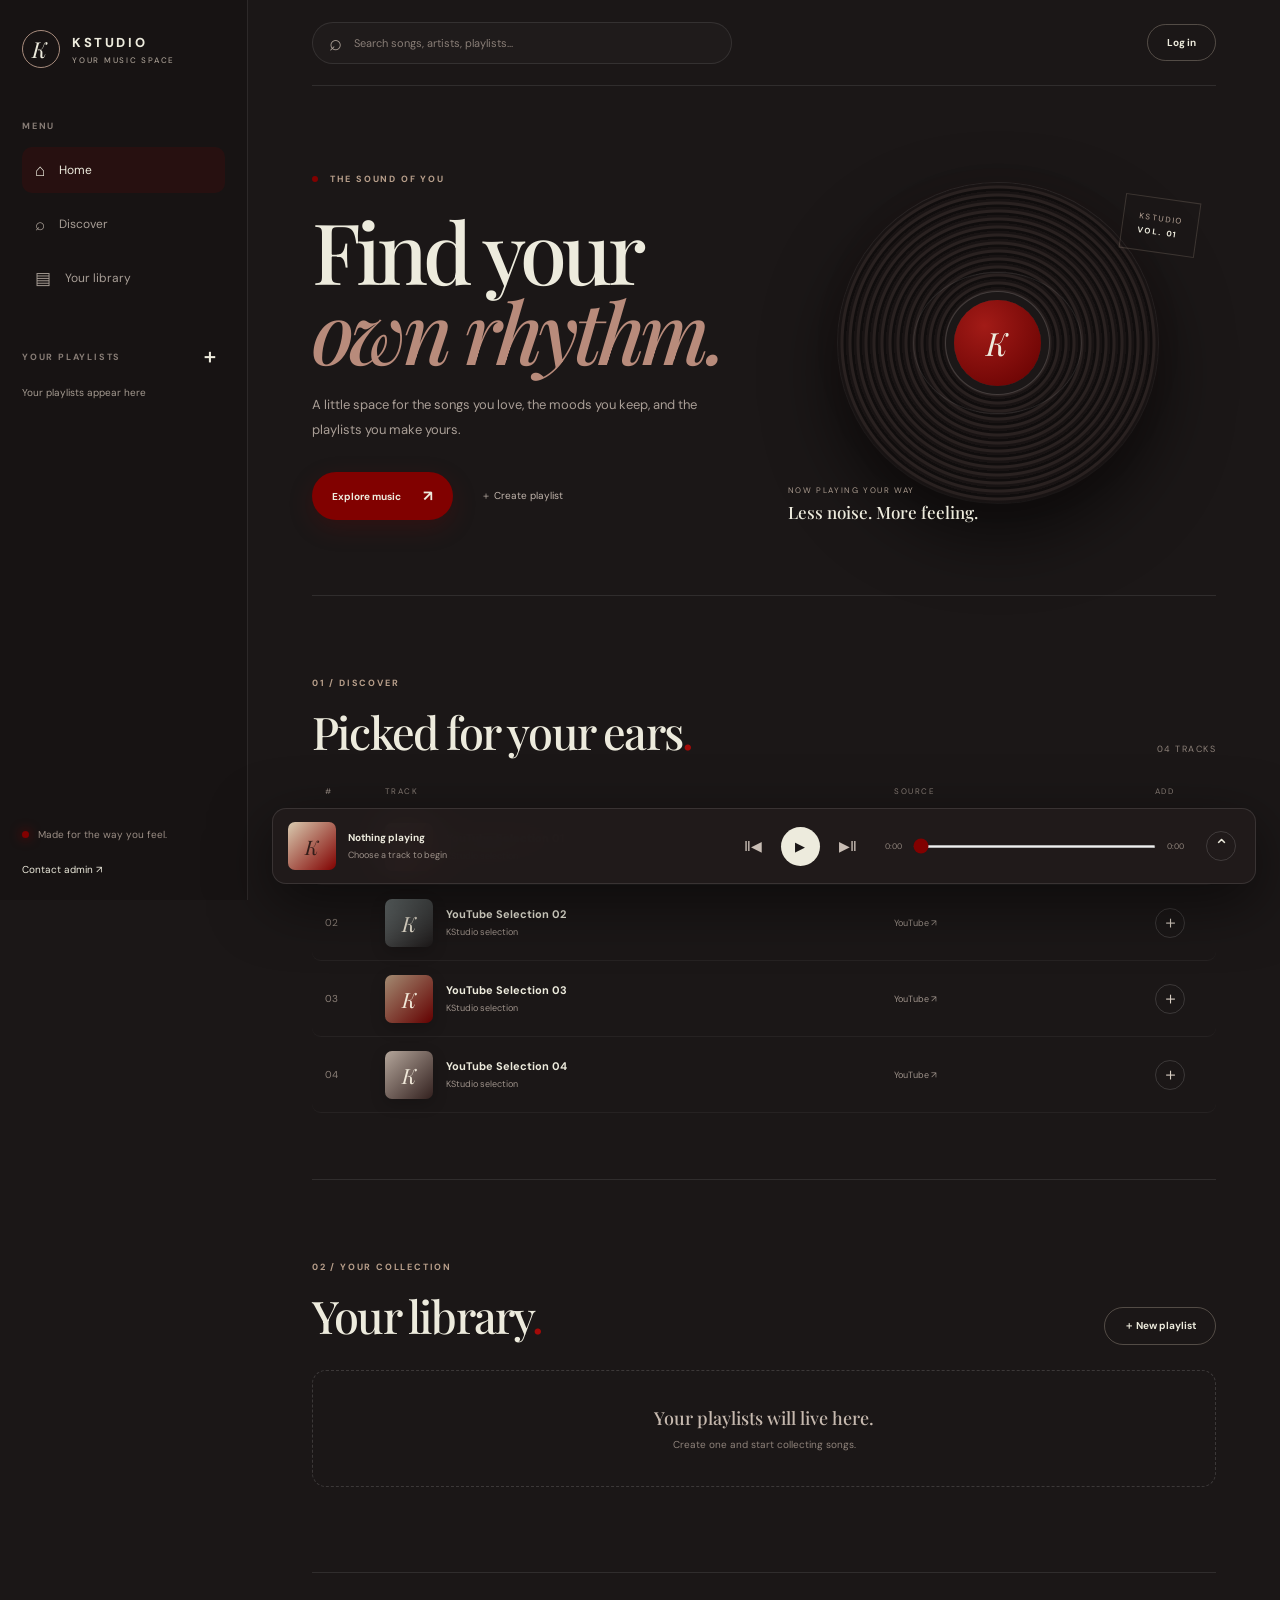
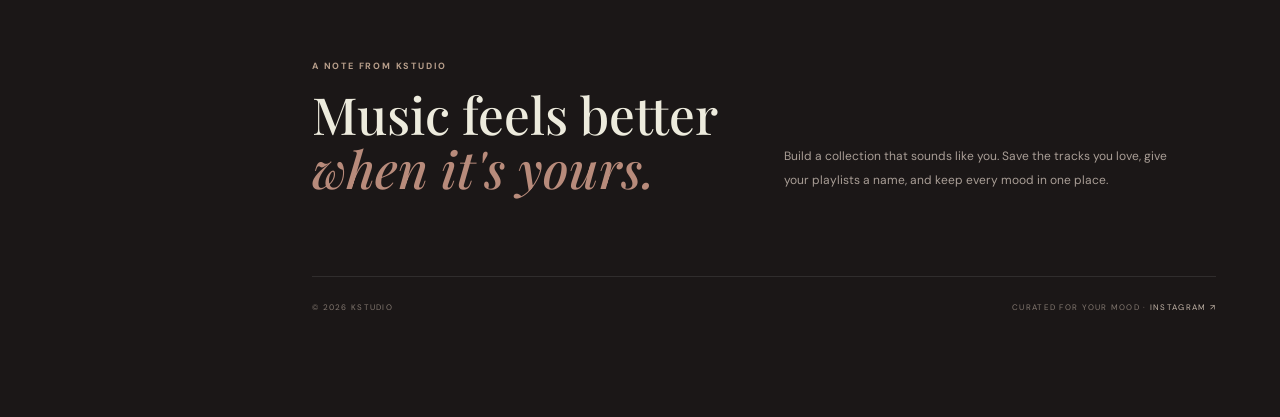
<file: index.html>
<!doctype html>
<html lang="id">
<head>
<meta charset="utf-8"><meta name="viewport" content="width=device-width,initial-scale=1">
<meta name="theme-color" content="#1B1717"><meta name="description" content="KStudio — a personal space for music discovery, playlists and listening.">
<link rel="canonical" href="https://khansanidapma.github.io/kstudio/">
<meta property="og:type" content="website"><meta property="og:site_name" content="KStudio"><meta property="og:title" content="KSTUDIO — Music, in your own mood"><meta property="og:description" content="Discover tracks. Build your own sound."><meta property="og:url" content="https://khansanidapma.github.io/kstudio/"><meta property="og:image" content="https://khansanidapma.github.io/kstudio/og-kstudio-v2.jpg"><meta name="twitter:card" content="summary_large_image"><meta name="twitter:image" content="https://khansanidapma.github.io/kstudio/og-kstudio-v2.jpg">
<title>KSTUDIO — Music, in your own mood</title><link rel="icon" href="assets/favicon.svg"><link rel="stylesheet" href="style.css">
</head>
<body>
<div class="app-shell">
<aside class="sidebar">
 <a class="brand" href="#home"><span class="brand-mark">K</span><span>KSTUDIO<small>YOUR MUSIC SPACE</small></span></a>
 <div class="side-label">MENU</div><nav class="side-nav"><a class="active" href="#home">⌂ <span>Home</span></a><a href="#discover">⌕ <span>Discover</span></a><a href="#library">▤ <span>Your library</span></a></nav>
 <div class="side-label playlist-label">YOUR PLAYLISTS <button id="newPlaylistSide" aria-label="Create playlist">＋</button></div><div id="sidebarPlaylists" class="sidebar-playlists"><span class="muted small">Your playlists appear here</span></div>
 <div class="sidebar-bottom"><div class="sidebar-note"><span class="note-dot"></span><span>Made for the way you feel.</span></div><a href="https://www.instagram.com/nnidaa.n/" target="_blank" rel="noopener">Contact admin ↗</a></div>
</aside>
<main class="main-content" id="home">
 <header class="topbar"><div class="mobile-brand"><span class="brand-mark">K</span>KSTUDIO</div><div class="top-search"><span>⌕</span><input id="searchInput" type="search" placeholder="Search songs, artists, playlists..." aria-label="Search music"></div><div class="account-area"><button id="loginBtn" class="login-btn">Log in</button><button id="profileBtn" class="profile-btn hidden"><span id="avatarInitial">K</span><span id="profileName">Profile</span><b>⌄</b></button></div></header>
 <section class="hero-panel"><div class="hero-copy"><span class="eyebrow"><i></i> THE SOUND OF YOU</span><h1>Find your<br><em>own rhythm.</em></h1><p>A little space for the songs you love, the moods you keep, and the playlists you make yours.</p><div class="hero-actions"><a class="primary-btn" href="#discover">Explore music <span>↗</span></a><button id="heroCreate" class="text-btn">＋ Create playlist</button></div></div><div class="hero-visual"><div class="hero-glow"></div><div class="record"><div class="record-center"><span>K</span></div></div><div class="hero-sticker">KSTUDIO<br><b>VOL. 01</b></div><div class="hero-caption"><span>NOW PLAYING YOUR WAY</span><b>Less noise. More feeling.</b></div></div></section>
 <section class="section-block" id="discover"><div class="section-heading"><div><span class="eyebrow">01 / DISCOVER</span><h2>Picked for your ears<span>.</span></h2></div><span class="section-meta" id="trackCount">04 TRACKS</span></div><div class="track-table"><div class="table-head"><span>#</span><span>TRACK</span><span>SOURCE</span><span>ADD</span></div><div id="trackRows"></div></div></section>
 <section class="section-block library-section" id="library"><div class="section-heading"><div><span class="eyebrow">02 / YOUR COLLECTION</span><h2>Your library<span>.</span></h2></div><button id="newPlaylist" class="outline-btn">＋ New playlist</button></div><div id="playlistCards" class="playlist-grid"><div class="empty-library">Your playlists will live here.<br><span>Create one and start collecting songs.</span></div></div></section>
 <section class="about-strip"><div><span class="eyebrow">A NOTE FROM KSTUDIO</span><h2>Music feels better<br><em>when it's yours.</em></h2></div><p>Build a collection that sounds like you. Save the tracks you love, give your playlists a name, and keep every mood in one place.</p></section>
 <footer><span>© 2026 KSTUDIO</span><span>CURATED FOR YOUR MOOD · <a href="https://www.instagram.com/nnidaa.n/" target="_blank" rel="noopener">INSTAGRAM ↗</a></span></footer>
</main>
</div>
<div class="mini-player" id="miniPlayer"><div class="mini-track"><div class="mini-cover" id="miniCover">K</div><div class="mini-meta"><b id="miniTitle">Nothing playing</b><span id="miniArtist">Choose a track to begin</span></div></div><div class="mini-controls"><button id="prevTrack" aria-label="Previous">Ⅱ◀</button><button id="playPause" class="play-button" aria-label="Play">▶</button><button id="nextTrack" aria-label="Next">▶Ⅱ</button></div><div class="mini-progress"><span id="miniCurrent">0:00</span><input id="seekBar" type="range" min="0" max="100" value="0" aria-label="Seek"><span id="miniDuration">0:00</span></div><button id="expandPlayer" class="expand-btn" aria-label="Expand player">⌃</button></div>
<div id="expandedPlayer" class="expanded-player hidden"><div class="expanded-top"><button id="collapsePlayer">⌄ MINIMIZE</button><span>NOW PLAYING</span><button id="closeExpanded">×</button></div><div class="expanded-content"><div class="expanded-art" id="expandedArt"><div class="expanded-record">K</div></div><div class="expanded-info"><span class="eyebrow">KSTUDIO PLAYER</span><h2 id="expandedTitle">Nothing playing</h2><p id="expandedArtist">Choose a track to begin</p><div class="expanded-seek"><span id="expandedCurrent">0:00</span><input id="expandedSeek" type="range" min="0" max="100" value="0"><span id="expandedDuration">0:00</span></div><div class="expanded-controls"><button id="expandedPrev">Ⅱ◀</button><button id="expandedPlay" class="play-button">▶</button><button id="expandedNext">▶Ⅱ</button></div></div></div></div>
<div id="modalBackdrop" class="modal-backdrop hidden"><section class="modal" role="dialog" aria-modal="true" aria-labelledby="modalTitle"><button class="modal-close" id="modalClose">×</button><span class="eyebrow">KSTUDIO ACCOUNT</span><h2 id="modalTitle">Welcome back<span>.</span></h2><p id="modalIntro">Log in to keep your music space together.</p><div id="authTabs" class="auth-tabs"><button class="selected" data-mode="login">Log in</button><button data-mode="register">Create account</button></div><form id="accountForm"><div id="registerFields" class="hidden"><label>Display name<input name="name" autocomplete="name" required placeholder="Your name"></label><label>Username<input name="username" autocomplete="username" required placeholder="@username"></label><label>WhatsApp number <small>(optional)</small><input name="whatsapp" type="tel" autocomplete="tel" placeholder="08xxxxxxxxxx"></label><label>Age<input name="age" type="number" min="13" max="120" required placeholder="Your age"></label></div><label>Email address<input name="email" type="email" autocomplete="email" required placeholder="you@example.com"></label><label>Password<input name="password" type="password" minlength="8" autocomplete="current-password" required placeholder="At least 8 characters"></label><button class="primary-btn submit-btn" type="submit" id="authSubmit">Log in <span>↗</span></button><p class="form-hint" id="authHint">Prototype mode: account details stay in this browser only. Secure account login needs a connected backend.</p></form></section></div>
<div id="playlistModalBackdrop" class="modal-backdrop hidden"><section class="modal compact-modal" role="dialog" aria-modal="true" aria-labelledby="playlistModalTitle"><button class="modal-close" id="playlistModalClose">×</button><span class="eyebrow">MAKE IT YOURS</span><h2 id="playlistModalTitle">New playlist<span>.</span></h2><form id="playlistForm"><label>Playlist name<input id="playlistNameInput" maxlength="40" required placeholder="e.g. late night thoughts"></label><button class="primary-btn submit-btn" type="submit">Create playlist <span>↗</span></button></form></section></div>
<div id="addToPlaylistBackdrop" class="modal-backdrop hidden"><section class="modal compact-modal" role="dialog" aria-modal="true" aria-labelledby="addToPlaylistTitle"><button class="modal-close" id="addToPlaylistClose">×</button><span class="eyebrow">SAVE THIS TRACK</span><h2 id="addToPlaylistTitle">Add to playlist<span>.</span></h2><div id="addPlaylistChoices" class="add-playlist-choices"></div><button id="addCreatePlaylist" class="outline-btn add-create">＋ Create a new playlist</button></section></div>
<div id="toast" class="toast" role="status" aria-live="polite"></div>
<div class="youtube-host" id="youtubeHost" aria-hidden="true"></div><script src="script.js"></script><script src="https://www.youtube.com/iframe_api"></script>
</body></html>
</file>
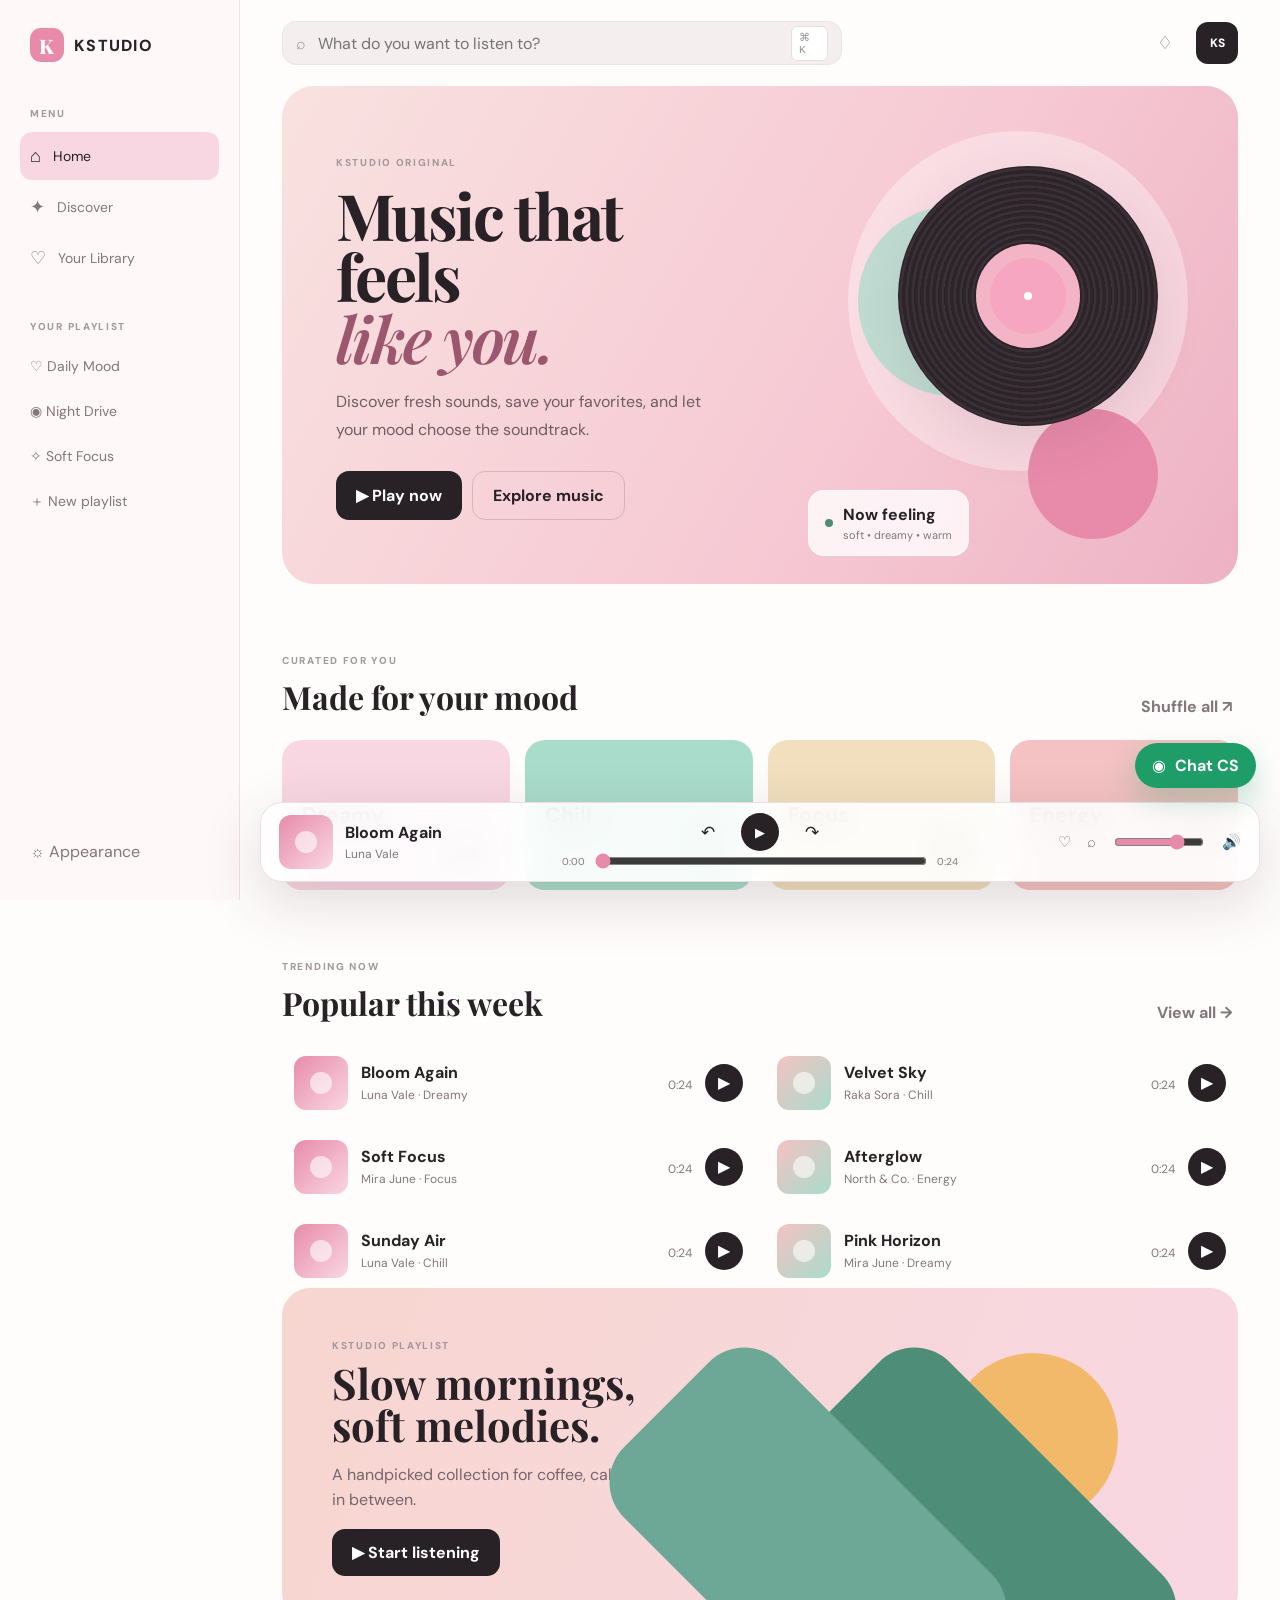
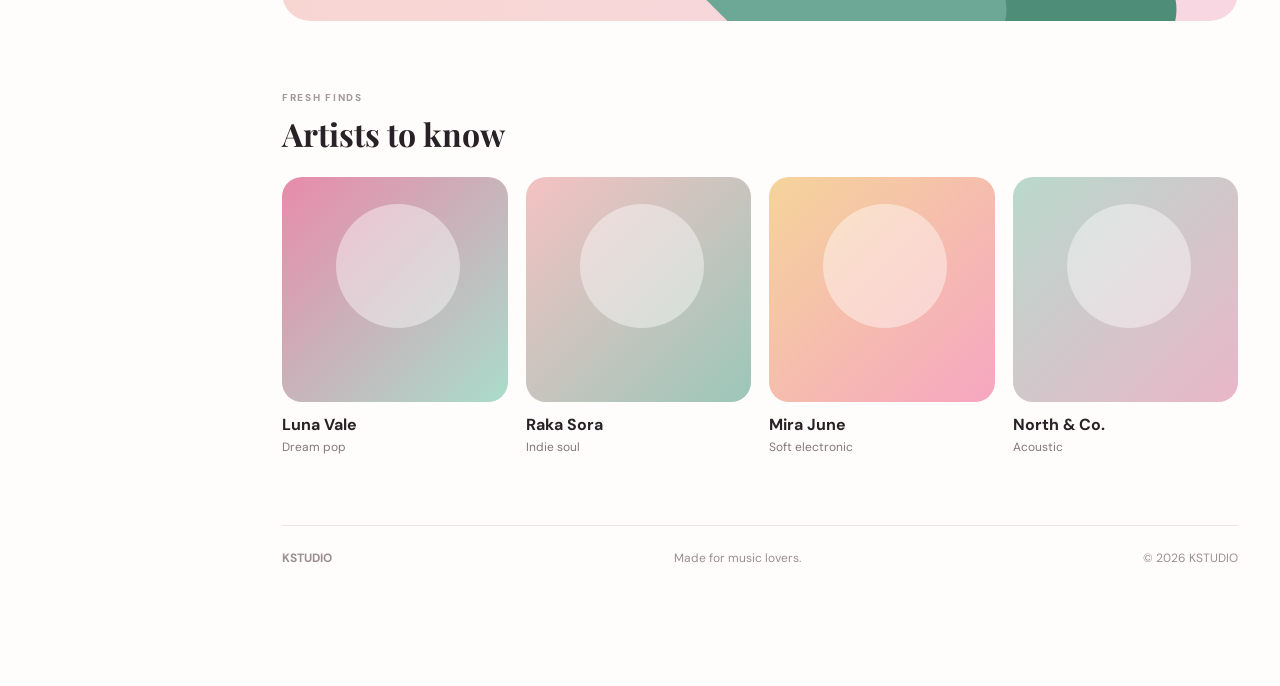
<file: kstudio-main/index.html>
<!DOCTYPE html>
<html lang="id">
<head>
  <meta charset="UTF-8">
  <meta name="viewport" content="width=device-width, initial-scale=1.0">
  <meta name="theme-color" content="#F7D6D0">
  <meta name="description" content="KSTUDIO — modern music streaming experience.">
  <title>KSTUDIO — Music for your mood</title>
  <link rel="preconnect" href="https://fonts.googleapis.com">
  <link rel="preconnect" href="https://fonts.gstatic.com" crossorigin>
  <link href="https://fonts.googleapis.com/css2?family=DM+Sans:wght@400;500;600;700&family=Playfair+Display:wght@600;700&display=swap" rel="stylesheet">
  <link rel="stylesheet" href="style.css">
</head>
<body>
  <div class="app-shell">
    <aside class="sidebar" id="sidebar">
      <a class="brand" href="#home" aria-label="KSTUDIO home">
        <span class="brand-mark">K</span><span>KSTUDIO</span>
      </a>
      <nav>
        <p class="nav-label">MENU</p>
        <a class="nav-link active" href="#home"><span>⌂</span> Home</a>
        <a class="nav-link" href="#discover"><span>✦</span> Discover</a>
        <a class="nav-link" href="#library"><span>♡</span> Your Library</a>
      </nav>
      <div class="sidebar-playlist">
        <p class="nav-label">YOUR PLAYLIST</p>
        <button class="playlist-link">♡ Daily Mood</button>
        <button class="playlist-link">◉ Night Drive</button>
        <button class="playlist-link">✧ Soft Focus</button>
        <button class="playlist-link">＋ New playlist</button>
      </div>
      <div class="sidebar-bottom">
        <button class="mini-theme" id="themeToggle">☼ <span>Appearance</span></button>
      </div>
    </aside>

    <main class="main">
      <header class="topbar">
        <button class="icon-btn menu-toggle" id="menuToggle" aria-label="Open menu">☰</button>
        <div class="search">
          <span>⌕</span>
          <input id="searchInput" type="search" placeholder="What do you want to listen to?" aria-label="Search music">
          <kbd>⌘ K</kbd>
        </div>
        <div class="top-actions">
          <button class="icon-btn" id="notifications" aria-label="Notifications">♢</button>
          <button class="avatar" aria-label="Profile">KS</button>
        </div>
      </header>

      <section class="hero" id="home">
        <div class="hero-copy">
          <span class="eyebrow">KSTUDIO ORIGINAL</span>
          <h1>Music that feels<br><em>like you.</em></h1>
          <p>Discover fresh sounds, save your favorites, and let your mood choose the soundtrack.</p>
          <div class="hero-actions">
            <button class="btn primary" data-play="0">▶ Play now</button>
            <a class="btn ghost" href="#discover">Explore music</a>
          </div>
        </div>
        <div class="hero-art" aria-label="Abstract music artwork">
          <div class="orb orb-a"></div><div class="orb orb-b"></div><div class="orb orb-c"></div>
          <div class="vinyl"><span></span></div>
          <div class="hero-card">
            <span class="live-dot"></span>
            <div><b>Now feeling</b><small>soft • dreamy • warm</small></div>
          </div>
        </div>
      </section>

      <section class="section" id="discover">
        <div class="section-head">
          <div><span class="eyebrow">CURATED FOR YOU</span><h2>Made for your mood</h2></div>
          <button class="text-btn" id="shuffleBtn">Shuffle all ↗</button>
        </div>
        <div class="mood-grid">
          <button class="mood-card mood-one" data-mood="Dreamy">Dreamy <span>☁</span></button>
          <button class="mood-card mood-two" data-mood="Chill">Chill <span>◌</span></button>
          <button class="mood-card mood-three" data-mood="Focus">Focus <span>◒</span></button>
          <button class="mood-card mood-four" data-mood="Energy">Energy <span>↗</span></button>
        </div>
      </section>

      <section class="section">
        <div class="section-head"><div><span class="eyebrow">TRENDING NOW</span><h2>Popular this week</h2></div><button class="text-btn" id="viewAll">View all →</button></div>
        <div class="track-list" id="trackList"></div>
      </section>

      <section class="section promo">
        <div><span class="eyebrow">KSTUDIO PLAYLIST</span><h2>Slow mornings,<br>soft melodies.</h2><p>A handpicked collection for coffee, calm and everything in between.</p><button class="btn dark" data-play="2">▶ Start listening</button></div>
        <div class="playlist-art"><div class="sun"></div><div class="mountain m1"></div><div class="mountain m2"></div></div>
      </section>

      <section class="section artists" id="library">
        <div class="section-head"><div><span class="eyebrow">FRESH FINDS</span><h2>Artists to know</h2></div></div>
        <div class="artist-grid">
          <article><div class="artist-img a1"></div><b>Luna Vale</b><span>Dream pop</span></article>
          <article><div class="artist-img a2"></div><b>Raka Sora</b><span>Indie soul</span></article>
          <article><div class="artist-img a3"></div><b>Mira June</b><span>Soft electronic</span></article>
          <article><div class="artist-img a4"></div><b>North & Co.</b><span>Acoustic</span></article>
        </div>
      </section>

      <footer><b>KSTUDIO</b><span>Made for music lovers.</span><span>© 2026 KSTUDIO</span></footer>
    </main>
  </div>

  <div class="player" id="player">
    <div class="player-track">
      <div class="cover" id="playerCover"></div>
      <div><b id="playerTitle">Bloom Again</b><span id="playerArtist">Luna Vale</span></div>
    </div>
    <div class="player-center">
      <div class="controls"><button id="prev">↶</button><button class="play-main" id="playPause">▶</button><button id="next">↷</button></div>
      <div class="progress"><span id="currentTime">0:00</span><input type="range" id="progress" min="0" max="100" value="0"><span id="duration">0:00</span></div>
    </div>
    <div class="player-extra"><span>♡</span><span>⌕</span><input type="range" id="volume" min="0" max="1" step=".01" value=".75"> 🔊</div>
  </div>

  <button class="wa-float" id="waButton" aria-label="Customer service WhatsApp"><span>◉</span><b>Chat CS</b></button>
  <div class="toast" id="toast"></div>

  <audio id="audio" preload="metadata"></audio>
  <script src="script.js"></script>
</body>
</html>
</file>
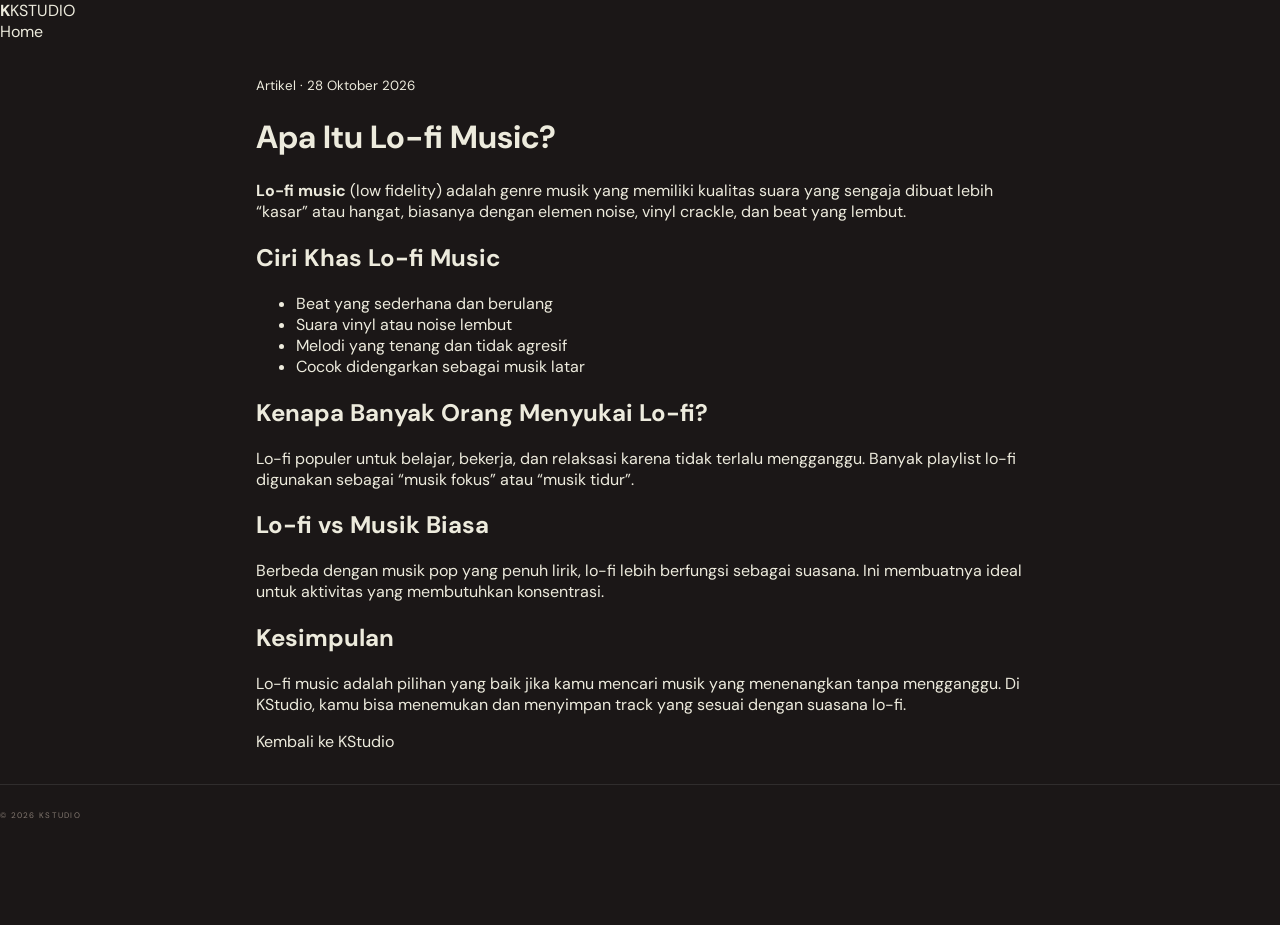
<file: artikel-lofi-music.html>
<!DOCTYPE html>
<html lang="id">
<head>
  <meta charset="utf-8">
  <meta name="viewport" content="width=device-width, initial-scale=1">
  <title>Apa Itu Lo-fi Music? Panduan Singkat untuk Relaksasi | KStudio</title>
  <meta name="description" content="Apa itu lo-fi music? Kenapa banyak orang menyukainya untuk belajar, relaksasi, dan bekerja. Penjelasan singkat dan manfaatnya.">
  <meta name="keywords" content="lo-fi music, apa itu lofi, musik lofi, lofi untuk belajar, chillhop">
  <meta name="robots" content="index, follow">
  <link rel="canonical" href="https://khansanidapma.github.io/kstudio/artikel-lofi-music.html">
  <meta property="og:title" content="Apa Itu Lo-fi Music? | KStudio">
  <meta property="og:description" content="Penjelasan singkat tentang lo-fi music dan kenapa cocok untuk relaksasi serta fokus.">
  <meta property="og:url" content="https://khansanidapma.github.io/kstudio/artikel-lofi-music.html">
  <meta property="og:image" content="https://khansanidapma.github.io/kstudio/og-kstudio-v2.jpg">
  <link rel="stylesheet" href="style.css">
</head>
<body>
<header>
  <a class="logo" href="index.html"><b>K</b><span>KSTUDIO</span></a>
  <nav><a href="index.html">Home</a></nav>
</header>
<main style="max-width:800px;margin:2rem auto;padding:0 1rem;">
  <small>Artikel · 28 Oktober 2026</small>
  <h1>Apa Itu Lo-fi Music?</h1>
  <p><strong>Lo-fi music</strong> (low fidelity) adalah genre musik yang memiliki kualitas suara yang sengaja dibuat lebih “kasar” atau hangat, biasanya dengan elemen noise, vinyl crackle, dan beat yang lembut.</p>

  <h2>Ciri Khas Lo-fi Music</h2>
  <ul>
    <li>Beat yang sederhana dan berulang</li>
    <li>Suara vinyl atau noise lembut</li>
    <li>Melodi yang tenang dan tidak agresif</li>
    <li>Cocok didengarkan sebagai musik latar</li>
  </ul>

  <h2>Kenapa Banyak Orang Menyukai Lo-fi?</h2>
  <p>Lo-fi populer untuk belajar, bekerja, dan relaksasi karena tidak terlalu mengganggu. Banyak playlist lo-fi digunakan sebagai “musik fokus” atau “musik tidur”.</p>

  <h2>Lo-fi vs Musik Biasa</h2>
  <p>Berbeda dengan musik pop yang penuh lirik, lo-fi lebih berfungsi sebagai suasana. Ini membuatnya ideal untuk aktivitas yang membutuhkan konsentrasi.</p>

  <h2>Kesimpulan</h2>
  <p>Lo-fi music adalah pilihan yang baik jika kamu mencari musik yang menenangkan tanpa mengganggu. Di KStudio, kamu bisa menemukan dan menyimpan track yang sesuai dengan suasana lo-fi.</p>

  <p><a href="index.html" class="btn dark">Kembali ke KStudio</a></p>
</main>
<footer><span>© 2026 KSTUDIO</span></footer>
</body>
</html>
</file>
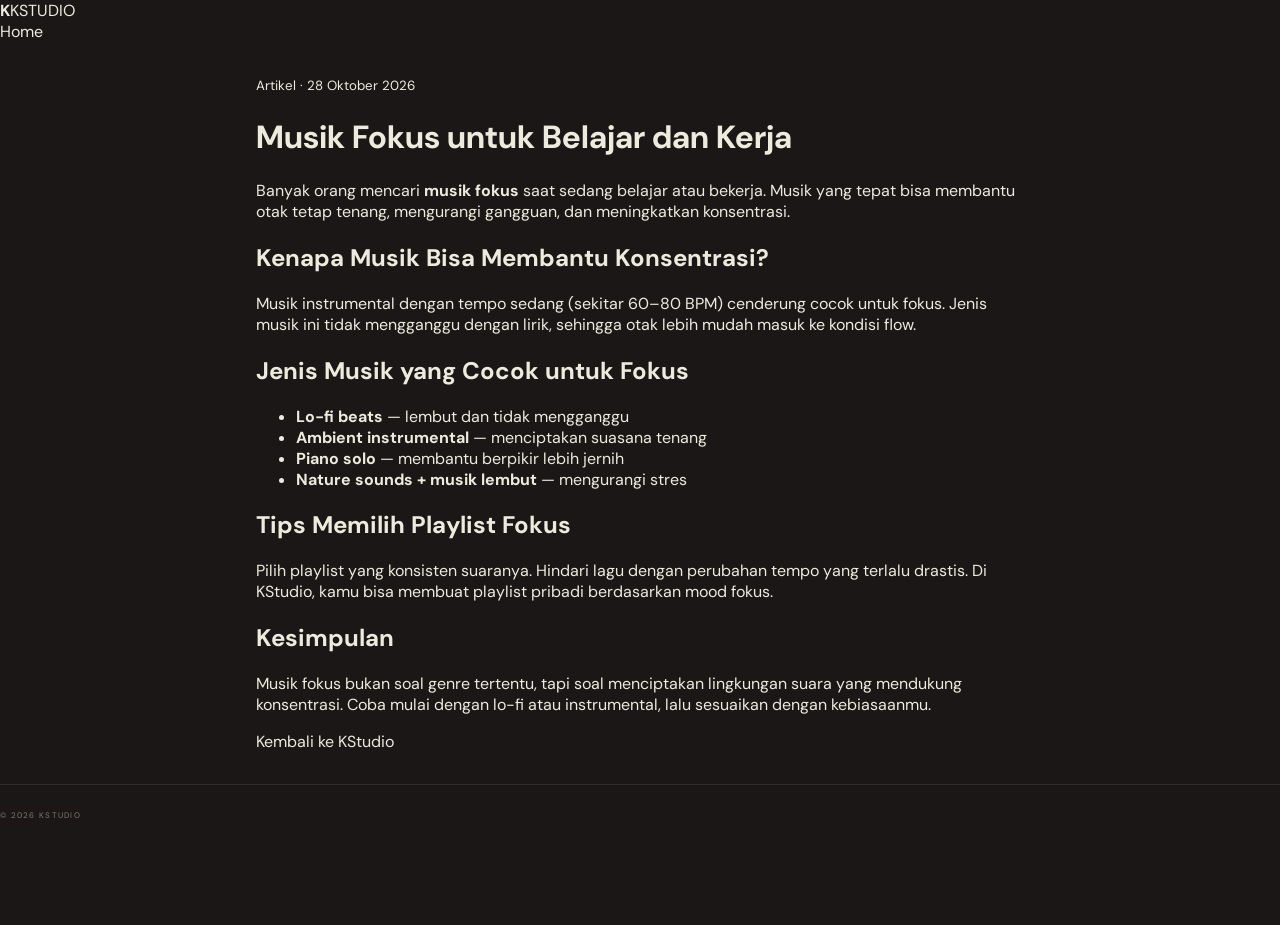
<file: artikel-musik-fokus.html>
<!DOCTYPE html>
<html lang="id">
<head>
  <meta charset="utf-8">
  <meta name="viewport" content="width=device-width, initial-scale=1">
  <title>Musik Fokus untuk Belajar & Kerja | Playlist Konsentrasi KStudio</title>
  <meta name="description" content="Temukan musik fokus terbaik untuk belajar, kerja, dan konsentrasi. Playlist instrumental dan lo-fi yang membantu otak tetap tenang dan produktif.">
  <meta name="keywords" content="musik fokus, musik belajar, playlist konsentrasi, musik kerja, lo-fi study">
  <meta name="robots" content="index, follow">
  <link rel="canonical" href="https://khansanidapma.github.io/kstudio/artikel-musik-fokus.html">
  <meta property="og:title" content="Musik Fokus untuk Belajar & Kerja | KStudio">
  <meta property="og:description" content="Playlist musik fokus yang membantu konsentrasi saat belajar dan bekerja.">
  <meta property="og:url" content="https://khansanidapma.github.io/kstudio/artikel-musik-fokus.html">
  <meta property="og:image" content="https://khansanidapma.github.io/kstudio/og-kstudio-v2.jpg">
  <link rel="stylesheet" href="style.css">
</head>
<body>
<header>
  <a class="logo" href="index.html"><b>K</b><span>KSTUDIO</span></a>
  <nav><a href="index.html">Home</a></nav>
</header>
<main style="max-width:800px;margin:2rem auto;padding:0 1rem;">
  <small>Artikel · 28 Oktober 2026</small>
  <h1>Musik Fokus untuk Belajar dan Kerja</h1>
  <p>Banyak orang mencari <strong>musik fokus</strong> saat sedang belajar atau bekerja. Musik yang tepat bisa membantu otak tetap tenang, mengurangi gangguan, dan meningkatkan konsentrasi.</p>

  <h2>Kenapa Musik Bisa Membantu Konsentrasi?</h2>
  <p>Musik instrumental dengan tempo sedang (sekitar 60–80 BPM) cenderung cocok untuk fokus. Jenis musik ini tidak mengganggu dengan lirik, sehingga otak lebih mudah masuk ke kondisi flow.</p>

  <h2>Jenis Musik yang Cocok untuk Fokus</h2>
  <ul>
    <li><strong>Lo-fi beats</strong> — lembut dan tidak mengganggu</li>
    <li><strong>Ambient instrumental</strong> — menciptakan suasana tenang</li>
    <li><strong>Piano solo</strong> — membantu berpikir lebih jernih</li>
    <li><strong>Nature sounds + musik lembut</strong> — mengurangi stres</li>
  </ul>

  <h2>Tips Memilih Playlist Fokus</h2>
  <p>Pilih playlist yang konsisten suaranya. Hindari lagu dengan perubahan tempo yang terlalu drastis. Di KStudio, kamu bisa membuat playlist pribadi berdasarkan mood fokus.</p>

  <h2>Kesimpulan</h2>
  <p>Musik fokus bukan soal genre tertentu, tapi soal menciptakan lingkungan suara yang mendukung konsentrasi. Coba mulai dengan lo-fi atau instrumental, lalu sesuaikan dengan kebiasaanmu.</p>

  <p><a href="index.html" class="btn dark">Kembali ke KStudio</a></p>
</main>
<footer><span>© 2026 KSTUDIO</span></footer>
</body>
</html>
</file>
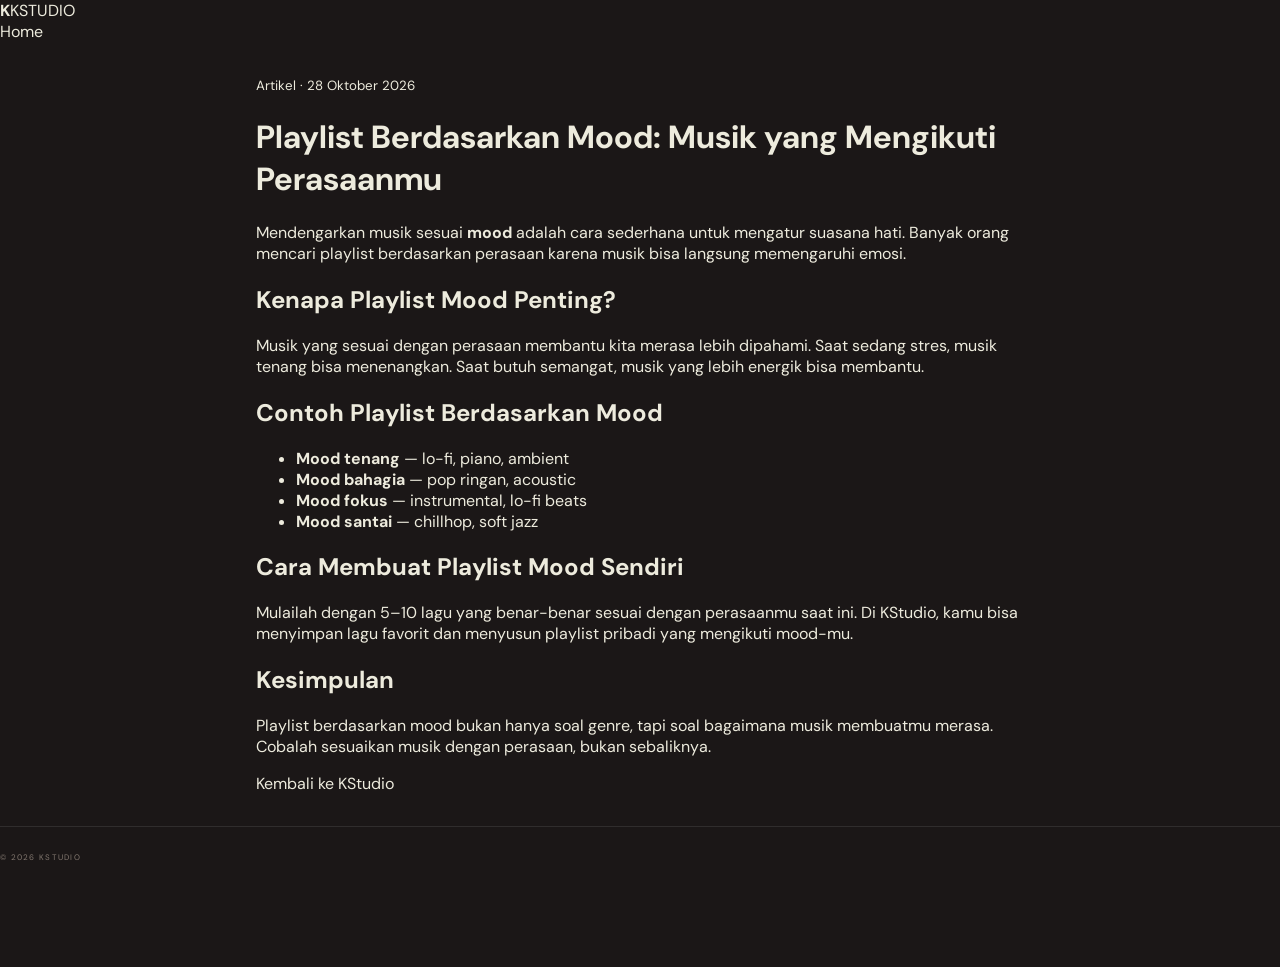
<file: artikel-playlist-mood.html>
<!DOCTYPE html>
<html lang="id">
<head>
  <meta charset="utf-8">
  <meta name="viewport" content="width=device-width, initial-scale=1">
  <title>Playlist Berdasarkan Mood | Musik untuk Setiap Perasaan | KStudio</title>
  <meta name="description" content="Buat playlist berdasarkan mood kamu. Panduan memilih musik sesuai perasaan: tenang, bahagia, fokus, atau santai.">
  <meta name="keywords" content="playlist mood, musik berdasarkan mood, playlist perasaan, musik santai, musik bahagia">
  <meta name="robots" content="index, follow">
  <link rel="canonical" href="https://khansanidapma.github.io/kstudio/artikel-playlist-mood.html">
  <meta property="og:title" content="Playlist Berdasarkan Mood | KStudio">
  <meta property="og:description" content="Cara membuat playlist yang cocok dengan perasaan dan mood kamu hari ini.">
  <meta property="og:url" content="https://khansanidapma.github.io/kstudio/artikel-playlist-mood.html">
  <meta property="og:image" content="https://khansanidapma.github.io/kstudio/og-kstudio-v2.jpg">
  <link rel="stylesheet" href="style.css">
</head>
<body>
<header>
  <a class="logo" href="index.html"><b>K</b><span>KSTUDIO</span></a>
  <nav><a href="index.html">Home</a></nav>
</header>
<main style="max-width:800px;margin:2rem auto;padding:0 1rem;">
  <small>Artikel · 28 Oktober 2026</small>
  <h1>Playlist Berdasarkan Mood: Musik yang Mengikuti Perasaanmu</h1>
  <p>Mendengarkan musik sesuai <strong>mood</strong> adalah cara sederhana untuk mengatur suasana hati. Banyak orang mencari playlist berdasarkan perasaan karena musik bisa langsung memengaruhi emosi.</p>

  <h2>Kenapa Playlist Mood Penting?</h2>
  <p>Musik yang sesuai dengan perasaan membantu kita merasa lebih dipahami. Saat sedang stres, musik tenang bisa menenangkan. Saat butuh semangat, musik yang lebih energik bisa membantu.</p>

  <h2>Contoh Playlist Berdasarkan Mood</h2>
  <ul>
    <li><strong>Mood tenang</strong> — lo-fi, piano, ambient</li>
    <li><strong>Mood bahagia</strong> — pop ringan, acoustic</li>
    <li><strong>Mood fokus</strong> — instrumental, lo-fi beats</li>
    <li><strong>Mood santai</strong> — chillhop, soft jazz</li>
  </ul>

  <h2>Cara Membuat Playlist Mood Sendiri</h2>
  <p>Mulailah dengan 5–10 lagu yang benar-benar sesuai dengan perasaanmu saat ini. Di KStudio, kamu bisa menyimpan lagu favorit dan menyusun playlist pribadi yang mengikuti mood-mu.</p>

  <h2>Kesimpulan</h2>
  <p>Playlist berdasarkan mood bukan hanya soal genre, tapi soal bagaimana musik membuatmu merasa. Cobalah sesuaikan musik dengan perasaan, bukan sebaliknya.</p>

  <p><a href="index.html" class="btn dark">Kembali ke KStudio</a></p>
</main>
<footer><span>© 2026 KSTUDIO</span></footer>
</body>
</html>
</file>
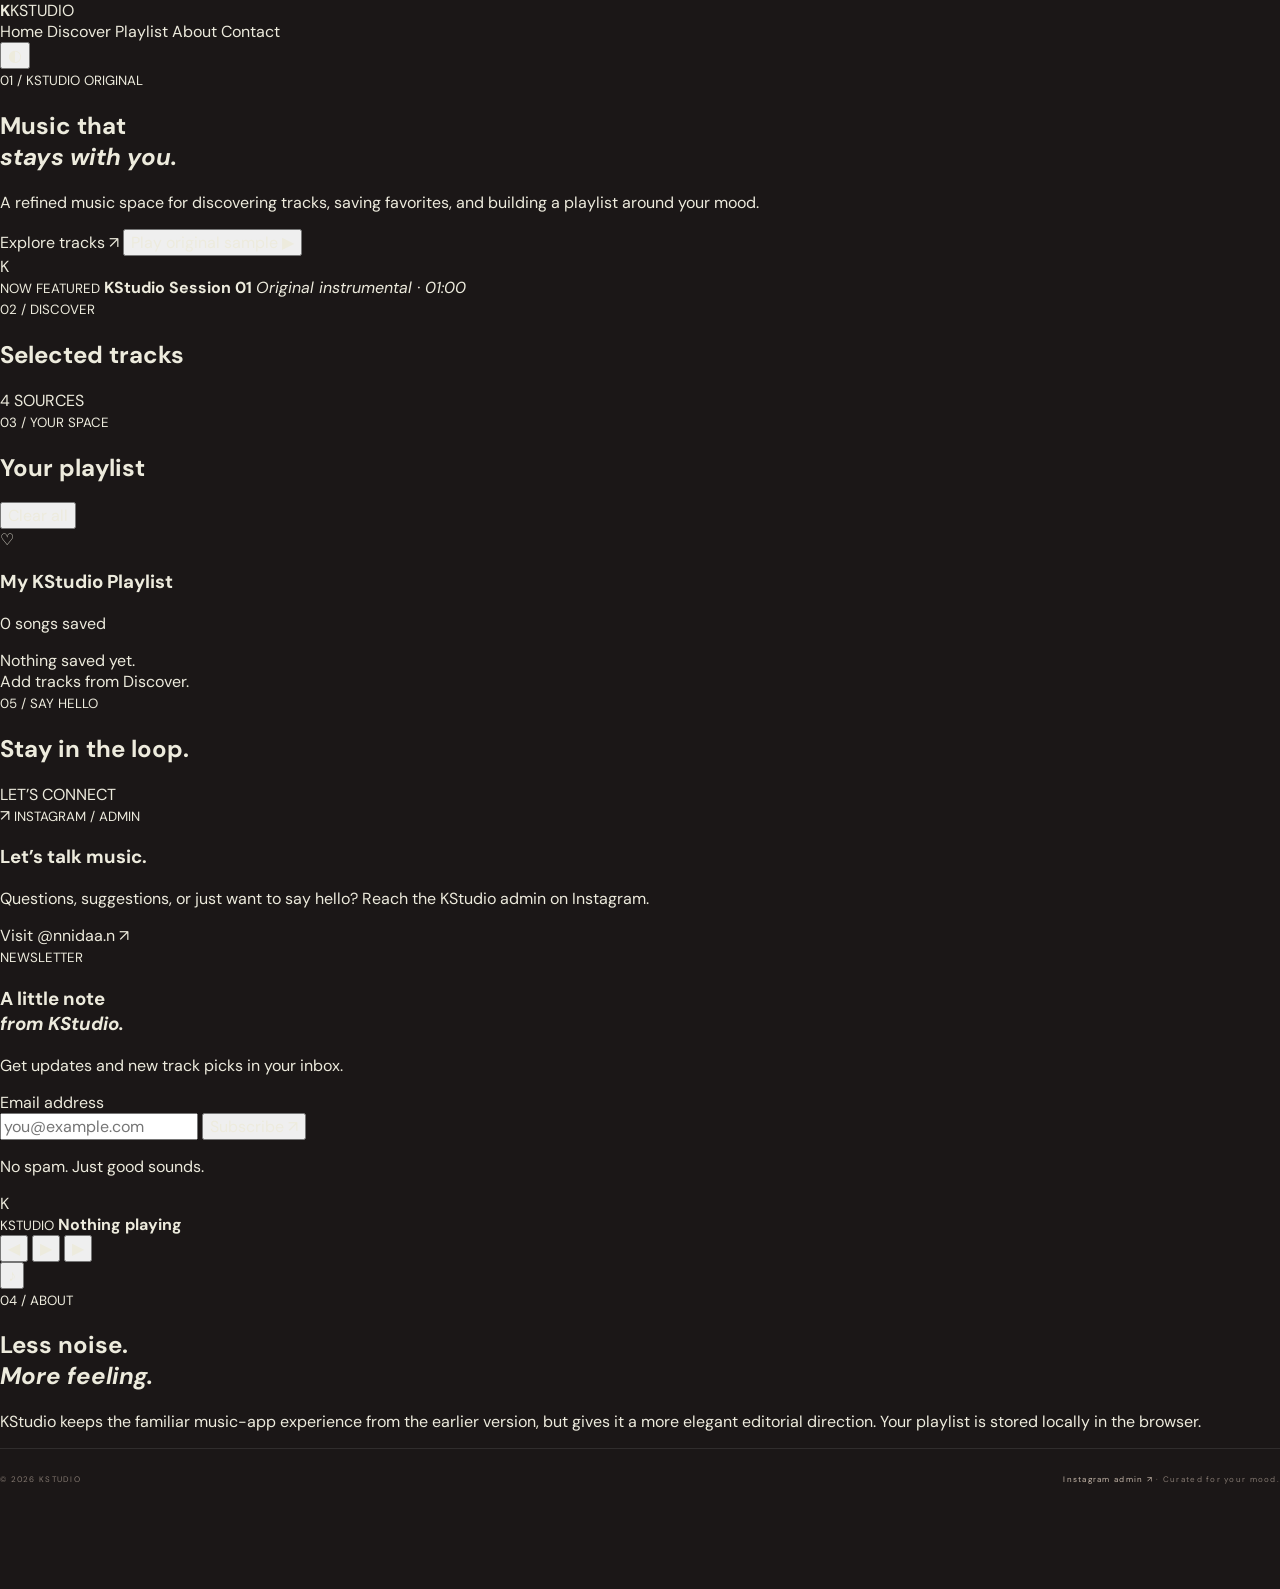
<file: index-optimized.html>
<!DOCTYPE html>
<html lang="id">
<head>
  <meta charset="utf-8">
  <meta name="viewport" content="width=device-width, initial-scale=1">
  <meta name="theme-color" content="#5798D7">
  <meta name="color-scheme" content="light dark">

  <!-- Primary SEO -->
  <title>KSTUDIO — Curated Music | Discover &amp; Build Your Mood Playlist</title>
  <meta name="description" content="Discover tracks, save your favorites, and build a playlist around your mood with KStudio — a refined music space. Less noise. More feeling.">
  <meta name="keywords" content="KStudio, music playlist, curated music, mood playlist, discover music, Indonesian music, playlist builder">
  <meta name="author" content="KStudio">
  <meta name="robots" content="index, follow, max-image-preview:large, max-snippet:-1, max-video-preview:-1">
  <meta name="googlebot" content="index, follow">
  <link rel="canonical" href="https://khansanidapma.github.io/kstudio/">

  <!-- Google Search Console Verification -->
  <meta name="google-site-verification" content="PGyulKy5cQfq5IcJw4g8DCejf_tkKh-B_pK-j3uf69k" />

  <!-- Open Graph / Facebook -->
  <meta property="og:type" content="website">
  <meta property="og:site_name" content="KStudio">
  <meta property="og:title" content="KSTUDIO — Curated Music">
  <meta property="og:description" content="Less noise. More feeling. Discover music and build a playlist around your mood.">
  <meta property="og:url" content="https://khansanidapma.github.io/kstudio/">
  <meta property="og:image" content="https://khansanidapma.github.io/kstudio/og-kstudio-v2.jpg">
  <meta property="og:image:secure_url" content="https://khansanidapma.github.io/kstudio/og-kstudio-v2.jpg">
  <meta property="og:image:type" content="image/jpeg">
  <meta property="og:image:width" content="1200">
  <meta property="og:image:height" content="630">
  <meta property="og:image:alt" content="KStudio — Curated Music, Less noise. More feeling.">
  <meta property="og:locale" content="id_ID">
  <meta property="og:locale:alternate" content="en_US">

  <!-- Twitter Card -->
  <meta name="twitter:card" content="summary_large_image">
  <meta name="twitter:title" content="KSTUDIO — Curated Music">
  <meta name="twitter:description" content="Less noise. More feeling. Discover music and build a playlist around your mood.">
  <meta name="twitter:image" content="https://khansanidapma.github.io/kstudio/og-kstudio-v2.jpg">
  <meta name="twitter:image:alt" content="KStudio — Curated Music">

  <!-- Favicons & Icons -->
  <link rel="icon" href="assets/favicon.svg" type="image/svg+xml">
  <link rel="icon" href="assets/favicon.svg" sizes="any">
  <link rel="apple-touch-icon" href="assets/og-kstudio.png">
  <link rel="manifest" href="site.webmanifest">

  <!-- Fonts (self-hosted, non-blocking) -->
  <link rel="preload" href="assets/fonts/dm-sans-400.ttf" as="font" type="font/ttf" crossorigin>
  <link rel="stylesheet" href="assets/fonts.css" media="print" onload="this.media='all'">
  <noscript><link rel="stylesheet" href="assets/fonts.css"></noscript>

  <!-- Preconnect for performance -->
  <link rel="preconnect" href="https://www.youtube.com" crossorigin>
  <link rel="dns-prefetch" href="https://www.youtube.com">

  <!-- Styles (non-blocking for better performance) -->
  <link rel="preload" href="style.css" as="style" onload="this.onload=null;this.rel='stylesheet'">
  <noscript><link rel="stylesheet" href="style.css"></noscript>

  <!-- Structured Data (JSON-LD) -->
  <script type="application/ld+json">
  {
    "@context": "https://schema.org",
    "@graph": [
      {
        "@type": "WebSite",
        "@id": "https://khansanidapma.github.io/kstudio/#website",
        "url": "https://khansanidapma.github.io/kstudio/",
        "name": "KStudio",
        "description": "A refined music space for discovering tracks, saving favorites, and building a playlist around your mood.",
        "inLanguage": "id",
        "publisher": {
          "@id": "https://khansanidapma.github.io/kstudio/#organization"
        }
      },
      {
        "@type": "Organization",
        "@id": "https://khansanidapma.github.io/kstudio/#organization",
        "name": "KStudio",
        "url": "https://khansanidapma.github.io/kstudio/",
        "logo": {
          "@type": "ImageObject",
          "url": "https://khansanidapma.github.io/kstudio/assets/favicon.svg"
        },
        "sameAs": [
          "https://www.instagram.com/nnidaa.n/"
        ]
      },
      {
        "@type": "WebPage",
        "@id": "https://khansanidapma.github.io/kstudio/#webpage",
        "url": "https://khansanidapma.github.io/kstudio/",
        "name": "KSTUDIO — Curated Music",
        "isPartOf": {
          "@id": "https://khansanidapma.github.io/kstudio/#website"
        },
        "about": {
          "@id": "https://khansanidapma.github.io/kstudio/#organization"
        },
        "description": "Discover tracks, save your favorites, and build a playlist around your mood with KStudio.",
        "inLanguage": "id"
      }
    ]
  }
  </script>
</head>
<body>
<header>
  <a class="logo" href="#home" aria-label="KStudio Home"><b>K</b><span>KSTUDIO</span></a>
  <nav aria-label="Main navigation">
    <a href="#home">Home</a>
    <a href="#discover">Discover</a>
    <a href="#playlist">Playlist</a>
    <a href="#about">About</a>
    <a href="#contact">Contact</a>
  </nav>
  <button id="theme" class="round" aria-label="Toggle dark mode">◐</button>
</header>

<main>
  <section id="home" class="hero">
    <div>
      <small>01 / KSTUDIO ORIGINAL</small>
      <h1>Music that<br><i>stays with you.</i></h1>
      <p>A refined music space for discovering tracks, saving favorites, and building a playlist around your mood.</p>
      <div class="actions">
        <a class="btn dark" href="#discover">Explore tracks ↗</a>
        <button class="btn" id="sample">Play original sample ▶</button>
      </div>
    </div>
    <div class="hero-art">
      <div class="vinyl" aria-hidden="true"><span>K</span></div>
      <div class="caption">
        <small>NOW FEATURED</small>
        <strong>KStudio Session 01</strong>
        <em>Original instrumental · 01:00</em>
      </div>
    </div>
  </section>

  <section id="discover" class="section">
    <div class="heading">
      <div>
        <small>02 / DISCOVER</small>
        <h2>Selected tracks</h2>
      </div>
      <span>4 SOURCES</span>
    </div>
    <div id="tracks" class="tracks"></div>
  </section>

  <section id="playlist" class="section">
    <div class="heading">
      <div>
        <small>03 / YOUR SPACE</small>
        <h2>Your playlist</h2>
      </div>
      <button id="clear">Clear all</button>
    </div>
    <div class="playlist">
      <div class="playlist-head">
        <div class="heart">♡</div>
        <div>
          <h3>My KStudio Playlist</h3>
          <p id="meta">0 songs saved</p>
        </div>
      </div>
      <div id="list"></div>
      <div id="empty">Nothing saved yet.<br><span>Add tracks from Discover.</span></div>
    </div>
  </section>

  <section id="contact" class="contact section">
    <div class="heading">
      <div>
        <small>05 / SAY HELLO</small>
        <h2>Stay in the loop.</h2>
      </div>
      <span>LET’S CONNECT</span>
    </div>
    <div class="contact-grid">
      <div class="contact-card">
        <span class="contact-icon">↗</span>
        <small>INSTAGRAM / ADMIN</small>
        <h3>Let’s talk music.</h3>
        <p>Questions, suggestions, or just want to say hello? Reach the KStudio admin on Instagram.</p>
        <a class="btn dark" href="https://www.instagram.com/nnidaa.n/" target="_blank" rel="noopener noreferrer">Visit @nnidaa.n ↗</a>
      </div>
      <form id="newsletterForm" class="newsletter-card">
        <small>NEWSLETTER</small>
        <h3>A little note<br><i>from KStudio.</i></h3>
        <p>Get updates and new track picks in your inbox.</p>
        <label for="emailInput">Email address</label>
        <div class="email-row">
          <input id="emailInput" type="email" placeholder="you@example.com" required autocomplete="email">
          <button class="btn dark" type="submit">Subscribe ↗</button>
        </div>
        <p id="formMessage" class="form-message" role="status" aria-live="polite">No spam. Just good sounds.</p>
      </form>
    </div>
  </section>

  <section class="player" aria-label="Music player">
    <div class="art">K</div>
    <div class="now">
      <small id="source">KSTUDIO</small>
      <strong id="title">Nothing playing</strong>
    </div>
    <button id="prev" aria-label="Previous / Restart">◀</button>
    <button id="play" class="play" aria-label="Play / Pause">▶</button>
    <button id="next" aria-label="Next">▶</button>
    <div class="bar"><i id="progress"></i></div>
    <button id="mute" aria-label="Mute">♪</button>
    <audio id="audio" src="assets/kstudio-sample.mp3" preload="metadata"></audio>
  </section>

  <section id="about" class="about">
    <div>
      <small>04 / ABOUT</small>
      <h2>Less noise.<br><i>More feeling.</i></h2>
    </div>
    <p>KStudio keeps the familiar music-app experience from the earlier version, but gives it a more elegant editorial direction. Your playlist is stored locally in the browser.</p>
  </section>
</main>

<footer>
  <span>© 2026 KSTUDIO</span>
  <span>
    <a href="https://www.instagram.com/nnidaa.n/" target="_blank" rel="noopener noreferrer">Instagram admin ↗</a> · Curated for your mood.
  </span>
</footer>

<script src="script.js" defer></script>
</body>
</html>
</file>
<file: style.css>
@import url('https://fonts.googleapis.com/css2?family=DM+Sans:wght@400;500;600;700;800&family=Playfair+Display:ital,wght@0,500;0,600;1,500;1,600&display=swap');
:root{--cotton:#EDEBDD;--cherry:#810100;--maroon:#630000;--noir:#1B1717;--muted:#a59b91;--line:#ffffff18;--panel:#241e1d;--panel2:#2d2523;--serif:'Playfair Display',Georgia,serif;--sans:'DM Sans',Arial,sans-serif}*{box-sizing:border-box}html{scroll-behavior:smooth;scroll-padding-top:90px}body{margin:0;background:var(--noir);color:var(--cotton);font-family:var(--sans);min-height:100vh}button,input{font:inherit}button,a{cursor:pointer}a{color:inherit;text-decoration:none}button{color:inherit}.hidden{display:none!important}.app-shell{min-height:100vh}.sidebar{width:248px;position:fixed;inset:0 auto 0 0;background:#171313;border-right:1px solid var(--line);padding:30px 22px 24px;display:flex;flex-direction:column;z-index:20}.brand{display:flex;align-items:center;gap:12px;font-size:13px;font-weight:800;letter-spacing:.2em}.brand-mark{width:38px;height:38px;border:1px solid #a88c7d;border-radius:50%;display:grid;place-items:center;color:var(--cotton);font:italic 22px var(--serif)}.brand small{display:block;font-size:8px;letter-spacing:.22em;color:var(--muted);margin-top:4px;font-weight:500}.side-label{font-size:9px;letter-spacing:.2em;color:#887d76;font-weight:700;margin:52px 0 15px;display:flex;justify-content:space-between;align-items:center}.side-nav{display:grid;gap:8px}.side-nav a{padding:12px 13px;border-radius:10px;color:#a89e96;font-size:17px;display:flex;gap:14px;align-items:center}.side-nav a span{font-size:12px}.side-nav a:hover,.side-nav a.active{background:#81010025;color:var(--cotton)}.playlist-label{margin-top:42px}.playlist-label button{border:0;background:none;color:var(--cotton);font-size:19px}.sidebar-playlists{display:grid;gap:5px}.sidebar-playlists a{font-size:11px;color:#b9ada5;padding:9px 10px;border-radius:8px;white-space:nowrap;overflow:hidden;text-overflow:ellipsis}.sidebar-playlists a:hover{background:#ffffff0c;color:var(--cotton)}.small{font-size:10px}.muted{color:var(--muted)}.sidebar-bottom{margin-top:auto;display:grid;gap:22px;font-size:10px;color:#9b8e85}.sidebar-bottom>a{color:var(--cotton)}.sidebar-note{display:flex;align-items:center;gap:9px}.note-dot{width:7px;height:7px;background:var(--cherry);border-radius:50%;box-shadow:0 0 12px #810100}.main-content{margin-left:248px;padding:0 clamp(26px,5vw,76px);max-width:1700px}.topbar{height:86px;display:flex;align-items:center;justify-content:space-between;border-bottom:1px solid var(--line);gap:20px}.top-search{height:42px;max-width:420px;flex:1;display:flex;align-items:center;gap:10px;border:1px solid var(--line);border-radius:999px;padding:0 16px;color:#a79b92;background:#ffffff05}.top-search span{font-size:22px}.top-search input{background:none;border:0;outline:0;color:var(--cotton);width:100%;font-size:11px}.top-search input::placeholder{color:#897e77}.account-area{display:flex;align-items:center;gap:10px}.login-btn,.outline-btn{border:1px solid #a99b8d66;border-radius:999px;background:transparent;padding:11px 19px;font-size:10px;font-weight:700;color:var(--cotton)}.login-btn:hover,.outline-btn:hover{border-color:var(--cotton);background:#ffffff0b}.profile-btn{display:flex;align-items:center;gap:9px;border:1px solid var(--line);background:#ffffff08;padding:5px 10px 5px 5px;border-radius:999px;font-size:10px}.profile-btn>span:first-child{width:28px;height:28px;border-radius:50%;display:grid;place-items:center;background:var(--cherry);font-weight:700}.profile-btn b{color:var(--muted)}.mobile-brand{display:none}.hero-panel{min-height:510px;display:grid;grid-template-columns:1fr 1fr;align-items:center;gap:30px;padding:70px 0 65px;border-bottom:1px solid var(--line)}.eyebrow{font-size:9px;letter-spacing:.2em;font-weight:700;color:#b89f8b}.eyebrow i{display:inline-block;width:6px;height:6px;background:var(--cherry);border-radius:50%;margin-right:8px}.hero-copy h1{font:500 clamp(55px,6.6vw,88px)/.95 var(--serif);letter-spacing:-.055em;margin:23px 0;color:var(--cotton)}.hero-copy h1 em,.about-strip h2 em{color:#b88b7b;font-weight:500}.hero-copy p{font-size:13px;line-height:1.9;color:#a99e96;max-width:410px}.hero-actions{display:flex;align-items:center;gap:22px;margin-top:30px;flex-wrap:wrap}.primary-btn{border:0;border-radius:999px;background:var(--cherry);color:var(--cotton);padding:14px 20px;font-size:10px;font-weight:700;display:inline-flex;align-items:center;gap:22px;box-shadow:0 8px 25px #81010038}.primary-btn:hover{background:#a10a08;transform:translateY(-1px)}.primary-btn span{font-size:15px}.text-btn{border:0;background:none;color:#c2b6ad;font-size:10px}.text-btn:hover{color:var(--cotton)}.hero-visual{min-height:370px;position:relative;display:grid;place-items:center;isolation:isolate}.hero-glow{position:absolute;width:330px;height:330px;border-radius:50%;background:radial-gradient(circle,#81010066,transparent 68%);filter:blur(18px);z-index:-1}.record{width:min(320px,75%);aspect-ratio:1;border-radius:50%;display:grid;place-items:center;background:repeating-radial-gradient(circle,#100d0d 0 2px,#292120 3px 5px,#181313 6px 8px);box-shadow:0 30px 70px #0009,0 0 0 1px #ffffff15;animation:slowspin 28s linear infinite}.record:after{content:'';position:absolute;width:38%;height:38%;border-radius:50%;border:1px solid #ffffff16}.record-center{width:27%;height:27%;border-radius:50%;background:radial-gradient(circle at 35% 30%,#a21b17,var(--maroon));display:grid;place-items:center;box-shadow:0 0 0 8px #1b1717,0 0 0 9px #ffffff20;color:var(--cotton);font:italic 32px var(--serif)}.hero-sticker{position:absolute;top:40px;right:4%;border:1px solid #c6b5a033;padding:12px 15px;font-size:8px;line-height:1.8;letter-spacing:.2em;transform:rotate(8deg);color:#bca99b}.hero-sticker b{color:var(--cotton)}.hero-caption{position:absolute;bottom:5px;left:2%;display:grid;gap:6px}.hero-caption span{font-size:8px;letter-spacing:.2em;color:#a99a8e}.hero-caption b{font:500 17px var(--serif)}@keyframes slowspin{to{transform:rotate(360deg)}}.section-block{padding:74px 0 66px;border-bottom:1px solid var(--line)}.section-heading{display:flex;justify-content:space-between;align-items:end;margin-bottom:25px;gap:16px}.section-heading h2{font:500 clamp(32px,4vw,45px) var(--serif);letter-spacing:-.04em;margin:10px 0 0}.section-heading h2 span,.modal h2 span{color:#a30a08}.section-meta{font-size:9px;letter-spacing:.16em;color:#8d8179;padding-bottom:6px}.track-table{width:100%}.table-head,.track-row{display:grid;grid-template-columns:48px minmax(180px,1fr) minmax(100px,.5fr) 48px;align-items:center;gap:12px}.table-head{font-size:8px;letter-spacing:.18em;color:#887d76;padding:0 13px 12px;border-bottom:1px solid var(--line)}.track-row{min-height:76px;padding:10px 13px;border-bottom:1px solid #ffffff0c;border-radius:9px;transition:background .2s}.track-row:hover{background:#ffffff09}.track-number{font-size:10px;color:#8d8179}.track-main{display:flex;align-items:center;gap:13px;min-width:0}.track-cover{width:48px;height:48px;flex:none;border-radius:7px;background:linear-gradient(135deg,#e5d9bd,#810100);display:grid;place-items:center;color:#321d19;font:italic 21px var(--serif);box-shadow:0 5px 15px #0003}.track-row:nth-child(2) .track-cover{background:linear-gradient(145deg,#6c7474,#1b1717);color:#e7e0d0}.track-row:nth-child(3) .track-cover{background:linear-gradient(135deg,#a38a71,#630000);color:#f1e9d9}.track-row:nth-child(4) .track-cover{background:linear-gradient(135deg,#b4a69b,#32201e);color:#f0e8d9}.track-title{min-width:0}.track-title b{display:block;font-size:11px;white-space:nowrap;overflow:hidden;text-overflow:ellipsis}.track-title span{display:block;font-size:9px;color:#9e928a;margin-top:5px}.track-source{font-size:9px;color:#9e928a}.row-add{width:30px;height:30px;border:1px solid #ffffff24;border-radius:50%;background:none;color:#d8cec3;font-size:17px}.row-add:hover{background:var(--cherry);border-color:var(--cherry)}.library-section{padding-bottom:85px}.playlist-grid{display:grid;grid-template-columns:repeat(auto-fill,minmax(190px,1fr));gap:14px}.playlist-card{border:1px solid var(--line);border-radius:14px;padding:13px;background:#ffffff06;min-width:0;transition:transform .2s,background .2s}.playlist-card:hover{transform:translateY(-3px);background:#ffffff0b}.playlist-art{height:145px;border-radius:9px;background:linear-gradient(145deg,#e8dfca,#810100 80%);display:grid;place-items:center;color:#3a1c19;font:italic 45px var(--serif);margin-bottom:14px;position:relative;overflow:hidden}.playlist-art:after{content:'';position:absolute;width:130px;height:130px;border:1px solid #ffffff70;border-radius:50%;box-shadow:0 0 0 14px #ffffff10,0 0 0 30px #ffffff0b}.playlist-card h3{font:500 17px var(--serif);margin:0 0 5px;white-space:nowrap;overflow:hidden;text-overflow:ellipsis}.playlist-card p{font-size:9px;color:#a99e96;margin:0}.playlist-card-actions{display:flex;gap:7px;margin-top:13px}.playlist-card-actions button{border:1px solid var(--line);background:none;border-radius:999px;padding:7px 10px;font-size:9px;color:var(--cotton)}.playlist-card-actions button:hover{background:var(--cherry)}.empty-library{grid-column:1/-1;border:1px dashed #ffffff25;border-radius:14px;padding:35px;text-align:center;color:#c6b9af;font:500 18px var(--serif)}.empty-library span{display:block;font:10px var(--sans);color:#8f837b;margin-top:8px}.about-strip{display:grid;grid-template-columns:1fr 1fr;gap:40px;align-items:end;padding:80px 0}.about-strip h2{font:500 clamp(35px,4vw,52px)/1.05 var(--serif);margin:14px 0 0}.about-strip p{max-width:400px;color:#a99e96;font-size:12px;line-height:2;margin:0 0 4px}footer{display:flex;justify-content:space-between;gap:15px;padding:25px 0 105px;border-top:1px solid var(--line);font-size:8px;letter-spacing:.16em;color:#837870}footer a{color:#c4b6a9}.mini-player{position:fixed;z-index:40;left:calc(248px + 24px);right:24px;bottom:16px;min-height:76px;border:1px solid #ffffff1c;border-radius:14px;background:#211b1bF2;backdrop-filter:blur(20px);box-shadow:0 18px 60px #0008;display:grid;grid-template-columns:minmax(180px,1fr) auto minmax(160px,.7fr) 34px;align-items:center;gap:22px;padding:10px 15px}.mini-track{display:flex;align-items:center;gap:12px;min-width:0}.mini-cover{width:48px;height:48px;flex:none;border-radius:7px;background:linear-gradient(135deg,#d9cbb0,#810100);display:grid;place-items:center;color:#321d19;font:italic 20px var(--serif)}.mini-meta{min-width:0}.mini-meta b,.mini-meta span{display:block;white-space:nowrap;overflow:hidden;text-overflow:ellipsis}.mini-meta b{font-size:10px}.mini-meta span{font-size:9px;color:#9e928a;margin-top:5px}.mini-controls{display:flex;align-items:center;gap:13px}.mini-controls button,.expanded-controls button{border:0;background:none;color:#c9beb5;font-size:14px}.mini-controls .play-button,.expanded-controls .play-button{width:39px;height:39px;border-radius:50%;background:var(--cotton);color:var(--noir);font-size:13px}.mini-progress{display:flex;align-items:center;gap:9px;color:#8e837b;font-size:8px}.mini-progress input,.expanded-seek input{width:100%;accent-color:var(--cherry);height:3px}.expand-btn{border:1px solid #ffffff25;background:none;width:30px;height:30px;border-radius:50%;font-size:18px}.expanded-player{position:fixed;z-index:50;inset:0;background:radial-gradient(ellipse at 50% 35%,#49201f,#1b1717 68%);padding:26px clamp(20px,6vw,90px);display:flex;flex-direction:column}.expanded-top{display:flex;align-items:center;justify-content:space-between;font-size:9px;letter-spacing:.2em;color:#a99b91}.expanded-top button{border:0;background:none;color:var(--cotton);font-size:10px}.expanded-top button:last-child{font-size:25px}.expanded-content{flex:1;display:grid;grid-template-columns:minmax(240px,420px) minmax(250px,420px);align-items:center;justify-content:center;gap:clamp(35px,8vw,110px);padding:35px 0}.expanded-art{width:100%;aspect-ratio:1;display:grid;place-items:center;border-radius:8px;background:linear-gradient(145deg,#e4d8c0,#810100 85%);box-shadow:0 25px 70px #0007}.expanded-record{width:70%;aspect-ratio:1;border-radius:50%;background:repeating-radial-gradient(circle,#171212 0 2px,#352827 3px 5px);display:grid;place-items:center;color:var(--cotton);font:italic 40px var(--serif);box-shadow:0 15px 40px #0008}.expanded-info h2{font:500 clamp(34px,5vw,60px)/1.05 var(--serif);margin:18px 0 8px}.expanded-info>p{font-size:13px;color:#b5a69b;margin:0}.expanded-seek{display:flex;align-items:center;gap:12px;font-size:9px;color:#a99c91;margin-top:45px}.expanded-controls{display:flex;align-items:center;justify-content:center;gap:30px;margin-top:30px}.expanded-controls button{font-size:19px}.expanded-controls .play-button{width:55px;height:55px;font-size:17px}.modal-backdrop{position:fixed;z-index:70;inset:0;background:#080606c9;backdrop-filter:blur(9px);display:grid;place-items:center;padding:18px}.modal{position:relative;width:min(100%,440px);max-height:90vh;overflow:auto;background:#241d1c;border:1px solid #ffffff20;border-radius:19px;padding:34px;box-shadow:0 30px 90px #0009}.modal-close{position:absolute;right:17px;top:14px;border:0;background:none;color:#c5b9af;font-size:25px}.modal h2{font:500 36px var(--serif);margin:13px 0 7px}.modal>p{font-size:11px;line-height:1.7;color:#a99e96;margin:0 0 20px}.auth-tabs{display:flex;border-bottom:1px solid var(--line);margin-bottom:20px}.auth-tabs button{flex:1;border:0;background:none;padding:12px;color:#93877e;font-size:10px}.auth-tabs button.selected{color:var(--cotton);border-bottom:2px solid var(--cherry)}.modal form{display:grid;gap:13px}.modal label{display:grid;gap:7px;font-size:9px;color:#c8bbb0;letter-spacing:.04em}.modal label small{color:#8f837b}.modal input{width:100%;border:1px solid #ffffff24;border-radius:8px;background:#171313;color:var(--cotton);padding:12px 13px;outline:none;font-size:11px}.modal input:focus{border-color:#a34440}.modal input::placeholder{color:#70645e}.submit-btn{justify-content:space-between;margin-top:5px;width:100%}.form-hint{font-size:9px;line-height:1.7;color:#a99e96;margin:2px 0 0}.compact-modal{width:min(100%,390px)}.toast{position:fixed;z-index:90;left:50%;bottom:110px;transform:translate(-50%,15px);background:var(--cotton);color:var(--noir);border-radius:999px;padding:11px 17px;font-size:10px;opacity:0;pointer-events:none;transition:.25s}.toast.show{opacity:1;transform:translate(-50%,0)}.youtube-host{position:fixed;width:1px;height:1px;left:-10px;bottom:-10px;overflow:hidden;opacity:.01;pointer-events:none}
@media(max-width:1050px){.sidebar{width:210px;padding-inline:17px}.main-content{margin-left:210px;padding-inline:30px}.mini-player{left:224px;right:15px;grid-template-columns:minmax(130px,1fr) auto minmax(120px,.6fr) 30px;gap:13px}.hero-panel{min-height:450px}.hero-copy h1{font-size:65px}}
@media(max-width:760px){.sidebar{display:none}.main-content{margin:0;padding:0 22px}.topbar{height:70px}.mobile-brand{display:flex;align-items:center;gap:8px;font-size:11px;font-weight:800;letter-spacing:.15em}.mobile-brand .brand-mark{width:30px;height:30px;font-size:17px}.top-search{max-width:none;height:37px}.top-search input{font-size:10px}.account-area{flex:none}.login-btn{padding:9px 12px;font-size:9px}.profile-btn{font-size:9px}.profile-btn>span:nth-child(2){display:none}.hero-panel{grid-template-columns:1fr;gap:0;padding:65px 0 35px;min-height:auto}.hero-copy h1{font-size:clamp(58px,13vw,82px)}.hero-visual{min-height:320px;margin-top:18px}.record{width:250px}.hero-sticker{right:8%;top:20px}.hero-caption{left:8%;bottom:0}.section-block{padding:55px 0}.section-heading h2{font-size:36px}.table-head,.track-row{grid-template-columns:28px minmax(0,1fr) 40px;gap:9px}.table-head span:nth-child(3),.track-source{display:none}.track-row{padding-inline:7px}.track-cover{width:43px;height:43px}.track-title b{font-size:10px}.track-title span{font-size:8px}.row-add{width:29px;height:29px}.playlist-grid{grid-template-columns:repeat(2,minmax(0,1fr));gap:10px}.playlist-art{height:auto;aspect-ratio:1}.about-strip{grid-template-columns:1fr;gap:15px;padding:60px 0}.about-strip p{font-size:11px}.mini-player{left:9px;right:9px;bottom:9px;min-height:66px;grid-template-columns:minmax(0,1fr) auto 28px;gap:9px;padding:8px 10px;border-radius:13px}.mini-cover{width:42px;height:42px}.mini-meta b{font-size:9px}.mini-meta span{font-size:8px}.mini-controls{gap:9px}.mini-controls button{font-size:12px}.mini-controls .play-button{width:34px;height:34px}.mini-progress{position:absolute;left:10px;right:10px;bottom:2px;gap:5px}.mini-progress span{display:none}.mini-progress input{height:2px}.expand-btn{width:27px;height:27px}.expanded-content{grid-template-columns:minmax(0,1fr);align-content:center;gap:25px;max-width:430px;width:100%;margin:auto}.expanded-art{max-width: min(62vw,300px);margin:auto}.expanded-info h2{font-size:36px;margin-top:12px}.expanded-seek{margin-top:25px}.expanded-controls{margin-top:20px}.expanded-player{padding:20px}.expanded-top{font-size:8px}footer{padding-bottom:100px;font-size:7px}}
@media(max-width:420px){.main-content{padding-inline:16px}.topbar{gap:8px}.mobile-brand{font-size:9px;gap:5px}.mobile-brand .brand-mark{width:27px;height:27px}.top-search{padding-inline:9px;gap:5px}.top-search span{font-size:17px}.top-search input{font-size:9px}.login-btn{padding:8px 10px}.hero-copy h1{font-size:55px}.hero-copy p{font-size:11px}.hero-visual{min-height:275px}.record{width:220px}.section-heading{align-items:center}.section-heading h2{font-size:31px}.section-meta{font-size:7px}.outline-btn{padding:9px 12px;font-size:8px}.playlist-card{padding:9px}.playlist-card h3{font-size:14px}.playlist-art{margin-bottom:10px}.playlist-card-actions button{font-size:8px;padding:6px 8px}.modal{padding:28px 22px}.modal h2{font-size:31px}}
html,body,button,a,input{cursor:url('assets/heart-cursor.svg') 8 8,auto}input[type=range]{cursor:pointer}.playlist-track-list{display:grid;gap:5px;margin-top:10px}.playlist-song{border:0;background:#ffffff08;color:#bfb2a8;border-radius:6px;text-align:left;padding:7px 9px;font-size:9px;overflow:hidden;text-overflow:ellipsis;white-space:nowrap}.playlist-song:hover{background:#81010055;color:var(--cotton)}
.add-playlist-choices{display:grid;gap:8px;margin:18px 0}.add-choice{width:100%;display:flex;align-items:center;gap:12px;text-align:left;border:1px solid var(--line);background:#ffffff06;border-radius:10px;padding:11px}.add-choice>span:first-child{width:38px;height:38px;display:grid;place-items:center;border-radius:8px;background:#810100;color:var(--cotton);font-size:17px}.add-choice>span:nth-child(2){display:grid;gap:4px;flex:1;min-width:0}.add-choice b{font-size:10px;white-space:nowrap;overflow:hidden;text-overflow:ellipsis}.add-choice small{font-size:8px;color:#9b8f86}.add-choice i{font-style:normal;color:#bfae9f}.add-choice:hover{border-color:#a34440;background:#81010018}.add-create{width:100%}
</file>
<file: kstudio-main/style.css>
:root{
  --blush:#F7D6D0;--pastel:#F4C2C2;--baby:#F8D7E3;--bubble:#F6A6C1;--pink:#E88BAA;
  --mint:#A9DCCB;--aventurine:#4E8D78;--ink:#282126;--muted:#82777B;--paper:#FFFDFC;--line:#EDE4E5;
  --shadow:0 18px 50px rgba(79,49,62,.10);--radius:24px
}
*{box-sizing:border-box}html{scroll-behavior:smooth}body{margin:0;background:var(--paper);color:var(--ink);font-family:"DM Sans",sans-serif}
button,input{font:inherit}button{cursor:pointer;border:0}.app-shell{display:grid;grid-template-columns:240px 1fr;min-height:100vh}
.sidebar{position:fixed;inset:0 auto 0 0;width:240px;padding:28px 20px;background:#fff8f8;border-right:1px solid var(--line);display:flex;flex-direction:column;z-index:20}
.brand{display:flex;align-items:center;gap:10px;color:var(--ink);font-weight:800;letter-spacing:.08em;text-decoration:none;margin:0 10px 45px}
.brand-mark{width:34px;height:34px;display:grid;place-items:center;border-radius:11px;background:var(--pink);color:#fff;font-family:"Playfair Display";font-size:20px}
.nav-label,.eyebrow{font-size:10px;letter-spacing:.17em;font-weight:800;color:#a3989b}.nav-label{margin:0 10px 12px}.nav-link,.playlist-link{width:100%;padding:12px 10px;background:transparent;text-align:left;color:var(--muted);border-radius:12px;text-decoration:none;display:flex;gap:12px;align-items:center;margin:3px 0;font-size:14px}.nav-link span{font-size:18px}.nav-link.active,.nav-link:hover,.playlist-link:hover{background:var(--baby);color:var(--ink)}.sidebar-playlist{margin-top:35px}.sidebar-bottom{margin-top:auto}.mini-theme{background:transparent;color:var(--muted);padding:10px}
.main{grid-column:2;padding:0 42px 120px;max-width:1500px;width:100%;margin:auto}.topbar{height:86px;display:flex;align-items:center;gap:18px}.search{height:44px;max-width:560px;flex:1;display:flex;align-items:center;gap:10px;background:#f5eeee;border:1px solid #eee2e4;border-radius:14px;padding:0 13px;color:#9d9094}.search input{border:0;outline:0;background:transparent;width:100%;color:var(--ink)}kbd{font-size:11px;padding:4px 7px;background:#fff;border:1px solid #e8dddf;border-radius:6px}.top-actions{margin-left:auto;display:flex;align-items:center;gap:10px}.icon-btn,.avatar{width:42px;height:42px;border-radius:12px;background:transparent;color:var(--muted);font-size:18px}.avatar{background:var(--ink);color:#fff;font-size:12px;font-weight:800}.menu-toggle{display:none}
.hero{min-height:430px;border-radius:32px;overflow:hidden;display:grid;grid-template-columns:1.05fr .95fr;background:linear-gradient(120deg,#f9e2e0,#f6c8d3 62%,#edb2c4);position:relative}.hero-copy{padding:64px 54px;position:relative;z-index:2}.hero h1{font-family:"Playfair Display",serif;font-size:clamp(48px,5vw,78px);line-height:.96;margin:13px 0 20px;letter-spacing:-.04em}.hero h1 em{font-weight:600;color:#9c566d}.hero p{max-width:470px;color:#6e5d63;line-height:1.7}.hero-actions{display:flex;gap:10px;margin-top:28px}.btn{padding:13px 20px;border-radius:13px;font-weight:700;text-decoration:none;display:inline-flex;align-items:center;gap:8px}.primary{background:var(--ink);color:#fff}.ghost{color:var(--ink);border:1px solid rgba(40,33,38,.16)}.dark{background:var(--ink);color:#fff}.hero-art{position:relative;min-height:430px;overflow:hidden}.orb{position:absolute;border-radius:50%;filter:blur(.2px)}.orb-a{width:340px;height:340px;background:rgba(255,255,255,.36);right:50px;top:45px}.orb-b{width:190px;height:190px;background:var(--mint);right:190px;top:120px;opacity:.7}.orb-c{width:130px;height:130px;background:var(--pink);right:80px;bottom:45px}.vinyl{width:260px;height:260px;border-radius:50%;background:repeating-radial-gradient(circle,#3c3036 0 2px,#2b2429 3px 6px);position:absolute;right:80px;top:80px;box-shadow:var(--shadow);display:grid;place-items:center}.vinyl:after{content:"";width:76px;height:76px;border-radius:50%;background:var(--bubble);border:14px solid #f3b5c6}.vinyl span{position:absolute;width:8px;height:8px;background:#fff;border-radius:50%;z-index:2}.hero-card{position:absolute;bottom:28px;left:24px;background:rgba(255,255,255,.78);backdrop-filter:blur(12px);border:1px solid rgba(255,255,255,.7);padding:13px 16px;border-radius:16px;display:flex;gap:10px;align-items:center}.hero-card b,.hero-card small{display:block}.hero-card small{color:var(--muted);font-size:11px;margin-top:3px}.live-dot{width:8px;height:8px;border-radius:50%;background:var(--aventurine)}
.section{padding-top:64px}.section-head{display:flex;align-items:end;justify-content:space-between;margin-bottom:22px}.section h2{font-family:"Playfair Display";font-size:32px;margin:6px 0 0}.text-btn{background:none;color:var(--muted);font-weight:700}.mood-grid{display:grid;grid-template-columns:repeat(4,1fr);gap:15px}.mood-card{height:150px;border-radius:20px;text-align:left;padding:20px;font-weight:800;font-size:21px;position:relative;overflow:hidden;transition:.25s}.mood-card:hover{transform:translateY(-4px);box-shadow:var(--shadow)}.mood-card span{position:absolute;right:18px;bottom:10px;font-size:60px;opacity:.25}.mood-one{background:var(--baby)}.mood-two{background:var(--mint)}.mood-three{background:#f1dfbd}.mood-four{background:var(--pastel)}
.track-list{display:grid;grid-template-columns:repeat(2,1fr);gap:10px}.track{display:grid;grid-template-columns:54px 1fr auto auto;gap:13px;align-items:center;padding:10px 12px;border-radius:16px;transition:.2s}.track:hover{background:#f8eeee}.track-cover,.cover{width:54px;height:54px;border-radius:12px;background:linear-gradient(135deg,var(--pink),var(--mint));position:relative;overflow:hidden}.track-cover:after,.cover:after{content:"";position:absolute;width:22px;height:22px;border-radius:50%;background:rgba(255,255,255,.6);left:16px;top:16px}.track b,.track span{display:block}.track span{color:var(--muted);font-size:12px;margin-top:4px}.track .time{color:var(--muted);font-size:12px}.heart{background:transparent;color:#a89da0;font-size:18px}.play-small{width:38px;height:38px;border-radius:50%;background:var(--ink);color:#fff}
.promo{display:grid;grid-template-columns:1fr 1fr;min-height:330px;border-radius:28px;overflow:hidden;background:linear-gradient(110deg,var(--blush),var(--baby));padding:45px 50px;position:relative}.promo h2{font-size:42px;line-height:1;margin:8px 0 14px}.promo p{color:#75656a;max-width:420px;line-height:1.6}.playlist-art{position:relative}.sun{position:absolute;width:170px;height:170px;border-radius:50%;background:#f3b96b;top:20px;right:70px}.mountain{position:absolute;bottom:-80px;width:400px;height:220px;transform:rotate(45deg);border-radius:50px;background:var(--aventurine)}.m1{right:10px}.m2{right:180px;background:#6ca895}
.artist-grid{display:grid;grid-template-columns:repeat(4,1fr);gap:18px}.artist-img{aspect-ratio:1;border-radius:20px;margin-bottom:12px;background:linear-gradient(135deg,var(--pink),var(--mint));position:relative;overflow:hidden}.artist-img:before{content:"";position:absolute;width:55%;height:55%;border-radius:50%;background:rgba(255,255,255,.42);top:12%;left:24%}.a2{background:linear-gradient(135deg,var(--pastel),#9bc7b9)}.a3{background:linear-gradient(135deg,#f5d49a,var(--bubble))}.a4{background:linear-gradient(135deg,#b9d9cd,#e9b6c8)}.artist-grid span{display:block;color:var(--muted);font-size:12px;margin-top:4px}
footer{display:flex;justify-content:space-between;color:#9a8e91;font-size:12px;border-top:1px solid var(--line);margin-top:70px;padding-top:24px}
.player{position:fixed;z-index:30;left:260px;right:20px;bottom:18px;min-height:78px;background:rgba(255,255,255,.9);backdrop-filter:blur(18px);border:1px solid #eadfe2;box-shadow:0 18px 60px rgba(49,32,40,.16);border-radius:22px;padding:10px 18px;display:grid;grid-template-columns:1fr 1.5fr 1fr;align-items:center;gap:20px}.player-track{display:flex;align-items:center;gap:12px}.player-track b,.player-track span{display:block}.player-track span{font-size:12px;color:var(--muted);margin-top:3px}.player-center{max-width:620px;width:100%;margin:auto}.controls{display:flex;justify-content:center;align-items:center;gap:20px}.controls button{background:transparent;color:var(--ink);font-size:17px}.play-main{width:38px;height:38px;background:var(--ink)!important;color:#fff!important;border-radius:50%;font-size:13px!important}.progress{display:flex;align-items:center;gap:8px;font-size:10px;color:var(--muted)}input[type=range]{accent-color:var(--pink);width:100%}.player-extra{display:flex;align-items:center;justify-content:end;gap:16px;color:var(--muted);font-size:15px}.player-extra input{max-width:90px}
.wa-float{position:fixed;right:24px;bottom:112px;z-index:40;border-radius:999px;background:#1f9d68;color:#fff;padding:12px 17px;display:flex;gap:9px;align-items:center;box-shadow:0 12px 30px rgba(31,157,104,.28)}.toast{position:fixed;left:50%;bottom:110px;transform:translate(-50%,20px);background:var(--ink);color:#fff;padding:12px 18px;border-radius:12px;opacity:0;pointer-events:none;transition:.25s;z-index:50;font-size:13px}.toast.show{opacity:1;transform:translate(-50%,0)}
body.dark{--paper:#191518;--ink:#f8eef1;--muted:#b6a8ad;--line:#32292d;background:#191518}body.dark .sidebar{background:#201a1e}body.dark .search{background:#2a2227;border-color:#392e33}body.dark .player{background:rgba(35,29,33,.9)}body.dark .track:hover{background:#2a2227}body.dark .avatar{background:#f8d7e3;color:#30252a}
@media(max-width:1000px){.app-shell{display:block}.sidebar{transform:translateX(-105%);transition:.3s;box-shadow:var(--shadow)}.sidebar.open{transform:none}.main{padding:0 22px 120px}.menu-toggle{display:block}.player{left:20px;grid-template-columns:1fr 1.3fr}.player-extra{display:none}.hero{grid-template-columns:1fr}.hero-art{position:absolute;right:0;width:50%;opacity:.65}.hero-copy{max-width:650px}.mood-grid{grid-template-columns:repeat(2,1fr)}.track-list{grid-template-columns:1fr}}
@media(max-width:650px){.main{padding:0 14px 130px}.topbar{height:72px}.search{max-width:none}.search kbd,.top-actions .icon-btn{display:none}.hero{min-height:520px;border-radius:24px}.hero-copy{padding:38px 25px}.hero-art{width:100%;opacity:.4;bottom:0}.vinyl{right:15px;top:170px;width:210px;height:210px}.hero-card{left:15px}.section{padding-top:45px}.section h2{font-size:27px}.text-btn{font-size:12px}.mood-grid{gap:10px}.mood-card{height:115px;font-size:16px}.track{grid-template-columns:48px 1fr auto}.track .time,.heart{display:none}.track-cover{width:48px;height:48px}.promo{grid-template-columns:1fr;min-height:420px;padding:34px 25px}.promo h2{font-size:36px}.playlist-art{min-height:150px}.artist-grid{grid-template-columns:repeat(2,1fr)}footer{flex-wrap:wrap;gap:12px}.player{left:8px;right:8px;bottom:8px;padding:8px 11px;border-radius:17px;grid-template-columns:1fr 100px;gap:8px}.player .cover{width:46px;height:46px}.player-center .progress{display:none}.wa-float{right:14px;bottom:98px;padding:11px 14px}.wa-float b{font-size:12px}}

/* KSTUDIO custom pointer */
html, body { cursor: url("assets/kstudio-cursor.svg") 8 8, auto; }
a, button, input[type="range"], .track, .mood-card, .avatar, .icon-btn {
  cursor: url("assets/kstudio-pointer.svg") 8 8, pointer;
}
</file>
<file: assets/fonts.css>
@font-face {
  font-family: 'DM Sans';
  font-style: normal;
  font-weight: 400;
  font-display: swap;
  src: url('fonts/dm-sans-400.ttf') format('truetype');
}
@font-face {
  font-family: 'DM Sans';
  font-style: normal;
  font-weight: 600;
  font-display: swap;
  src: url('fonts/dm-sans-600.ttf') format('truetype');
}
@font-face {
  font-family: 'Playfair Display';
  font-style: normal;
  font-weight: 500;
  font-display: swap;
  src: url('fonts/playfair-500.ttf') format('truetype');
}
</file>
